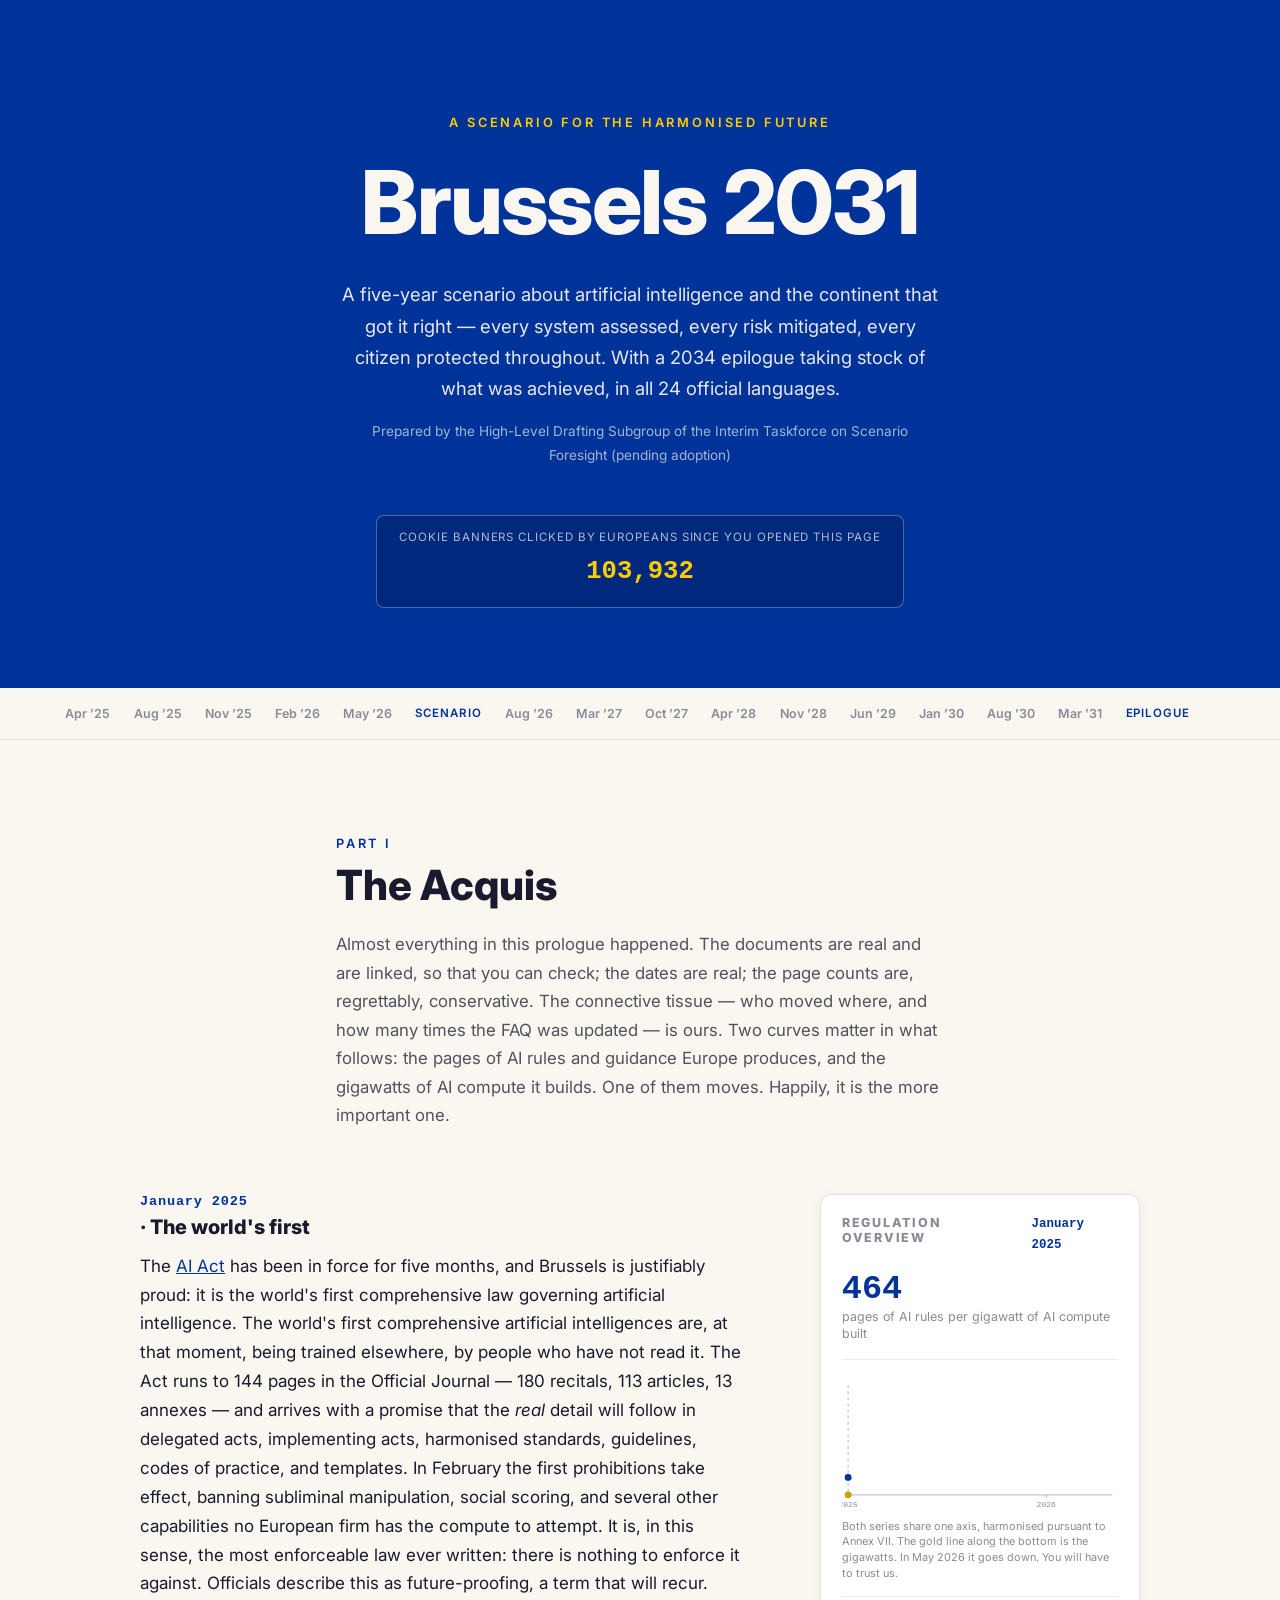
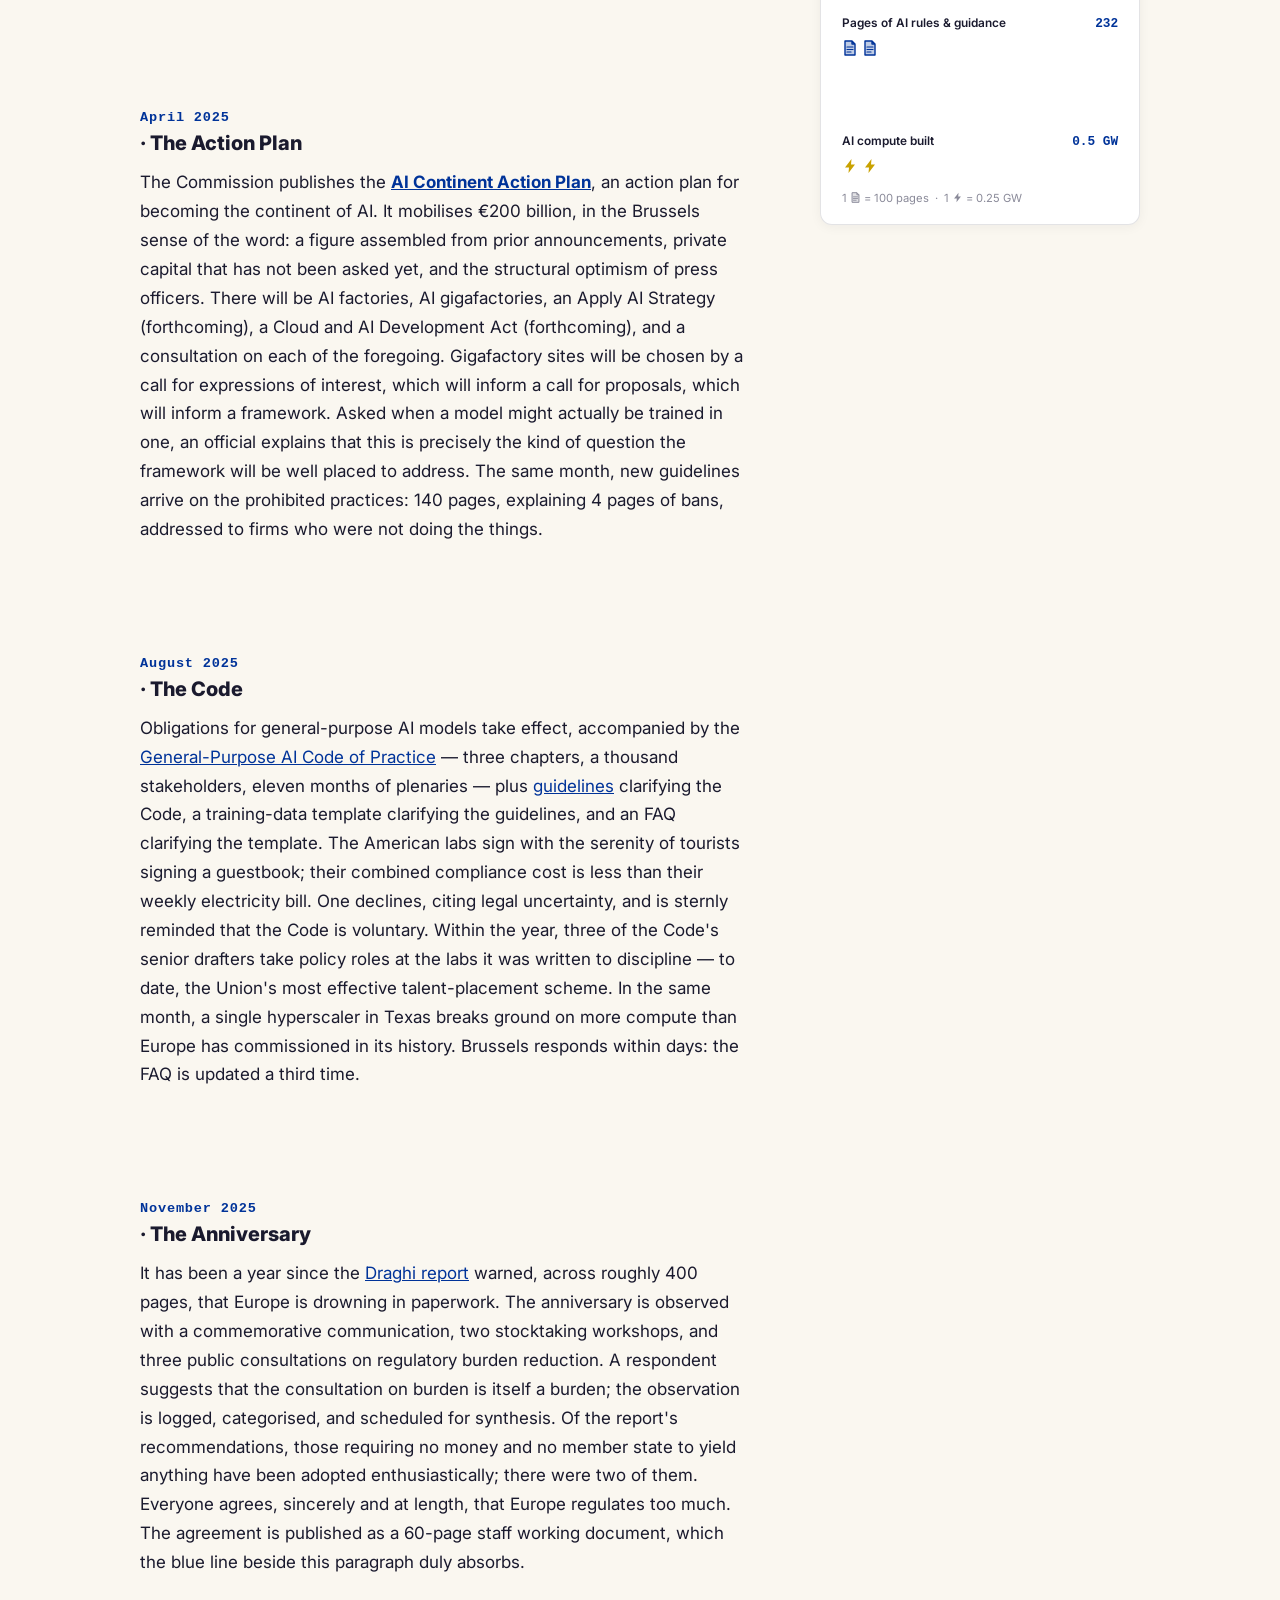
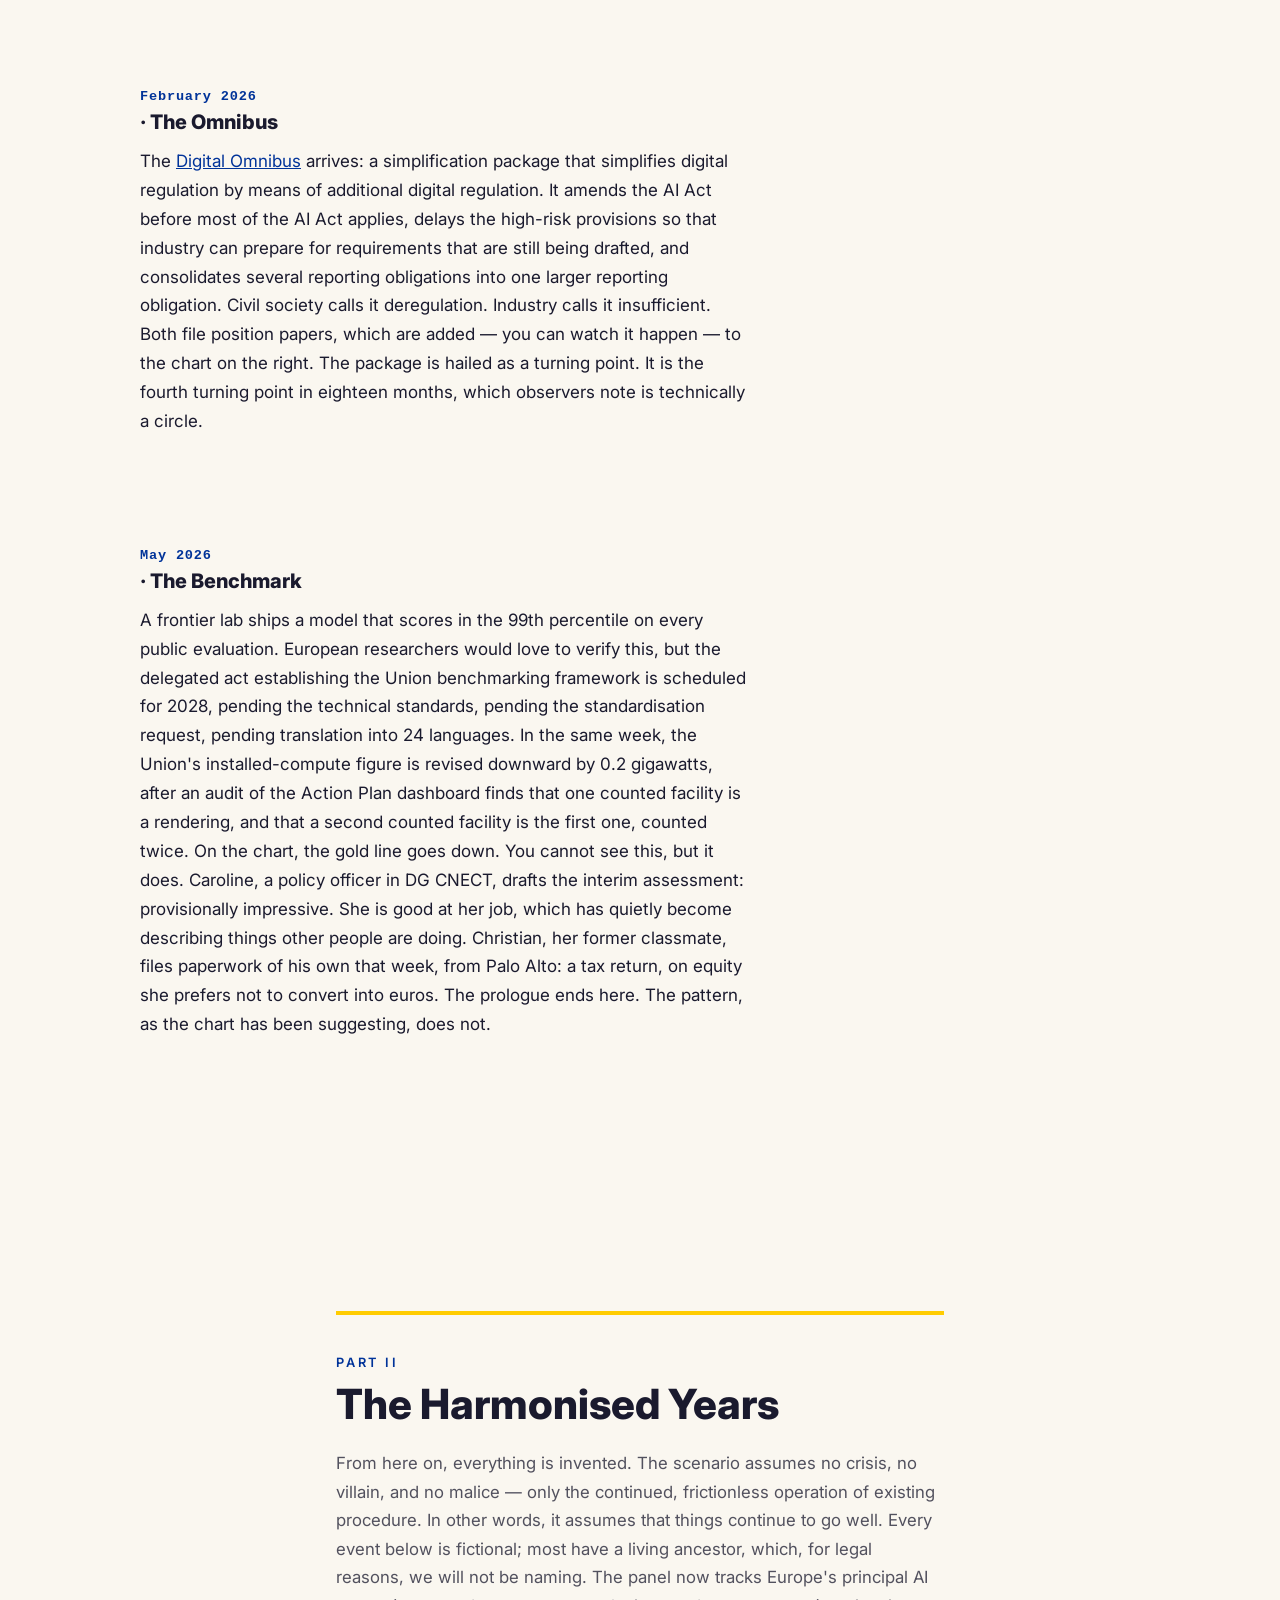
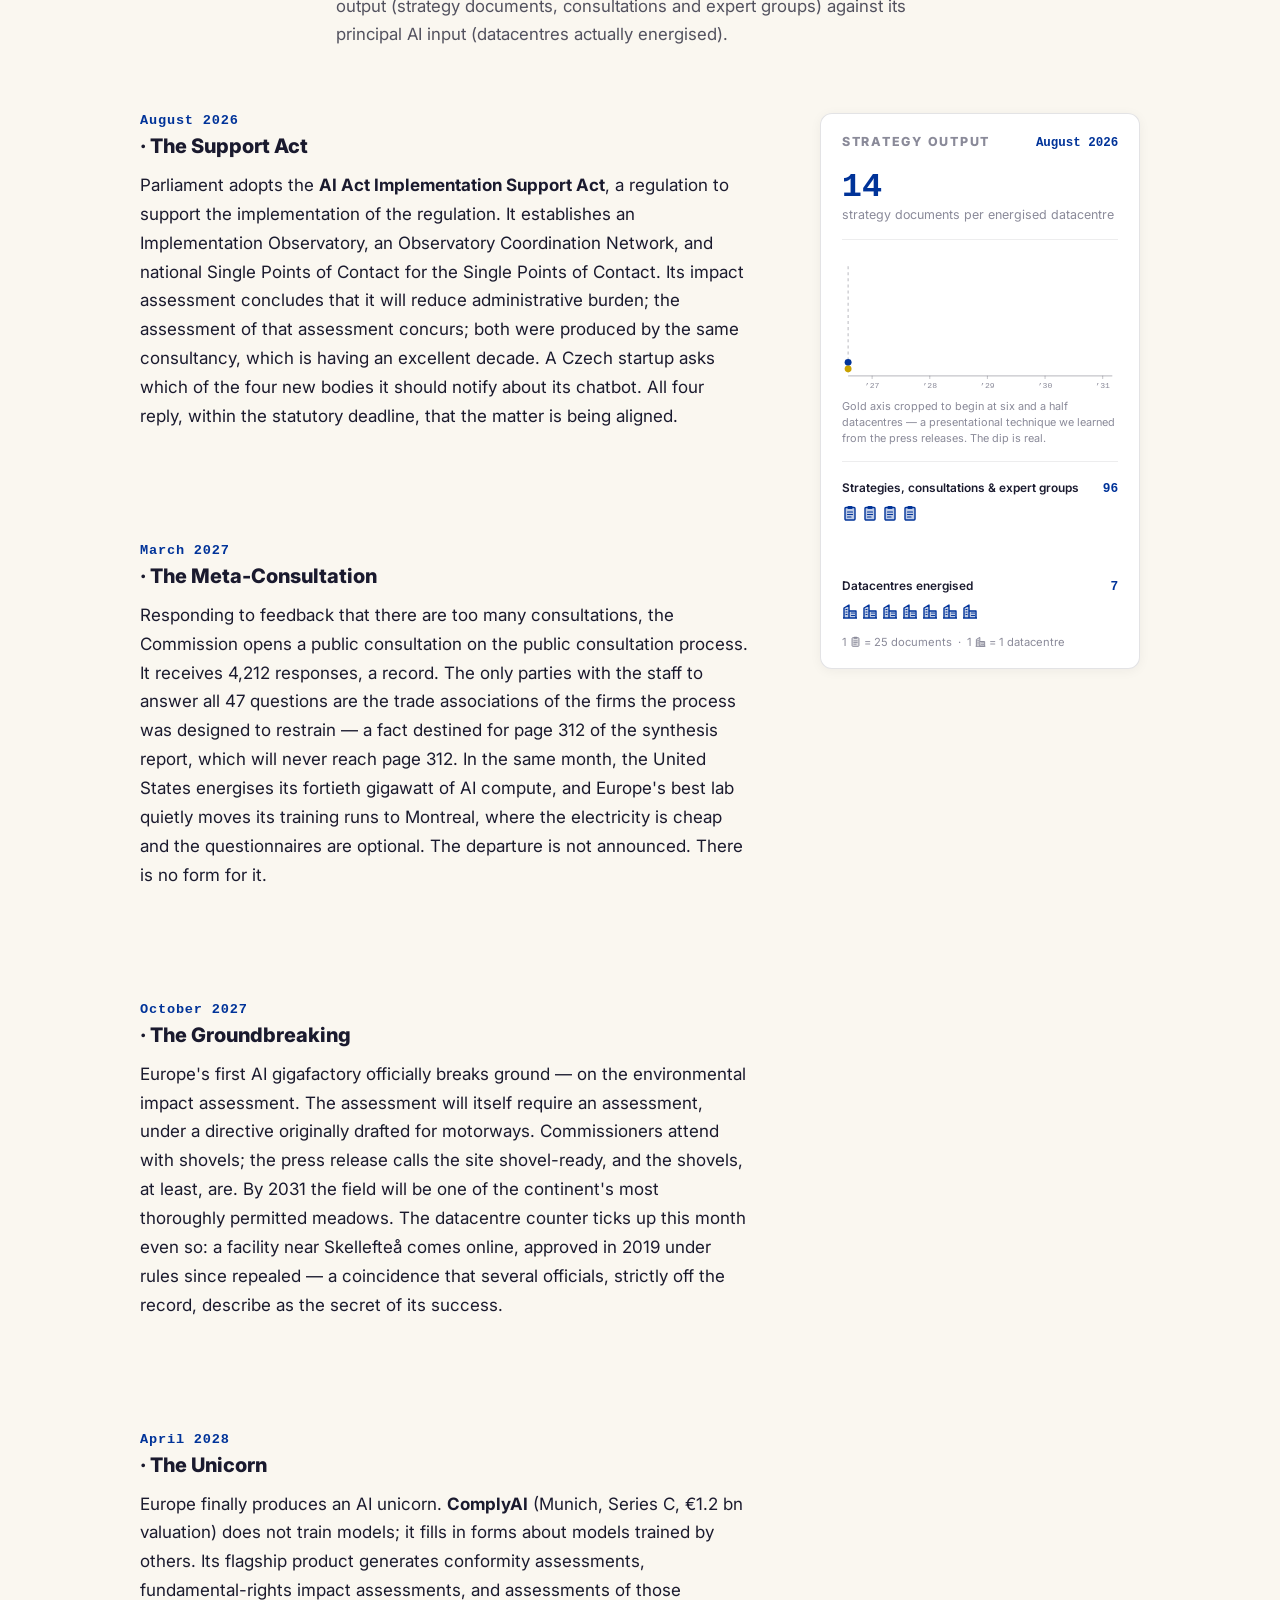
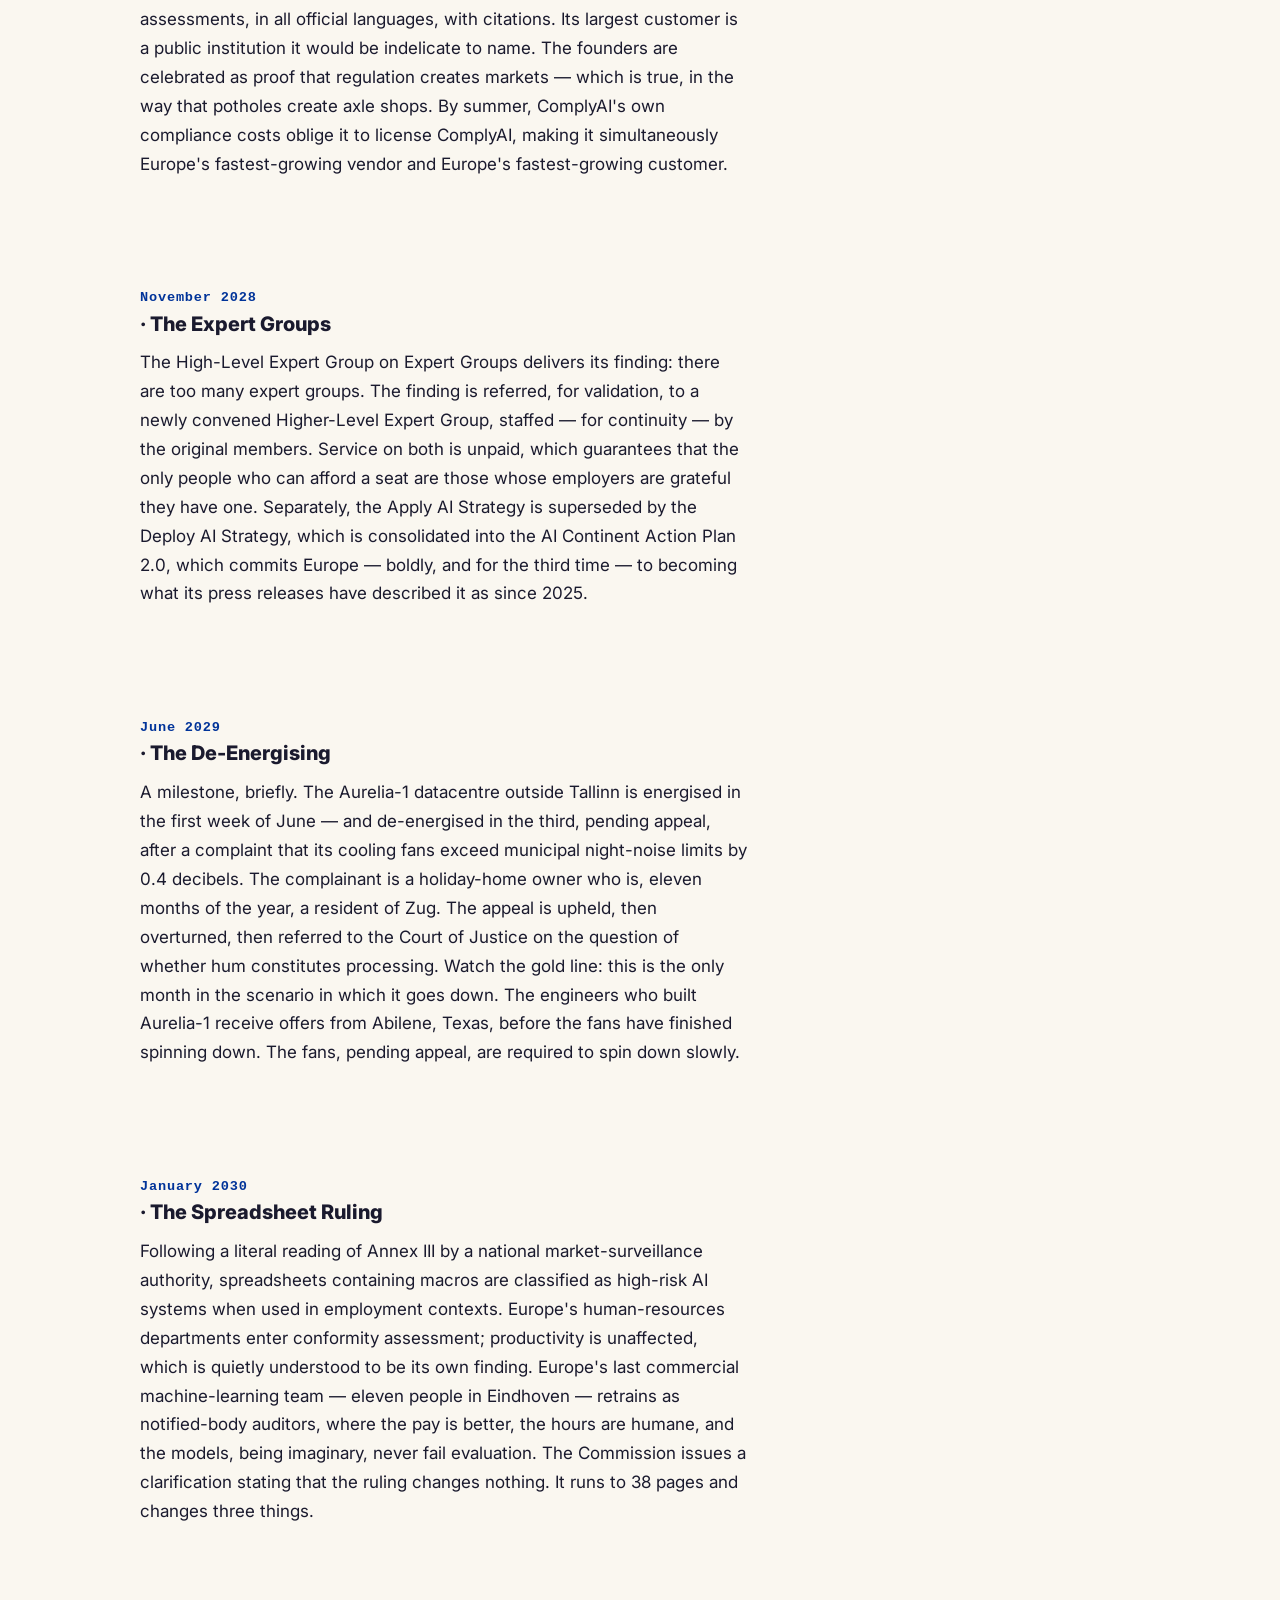
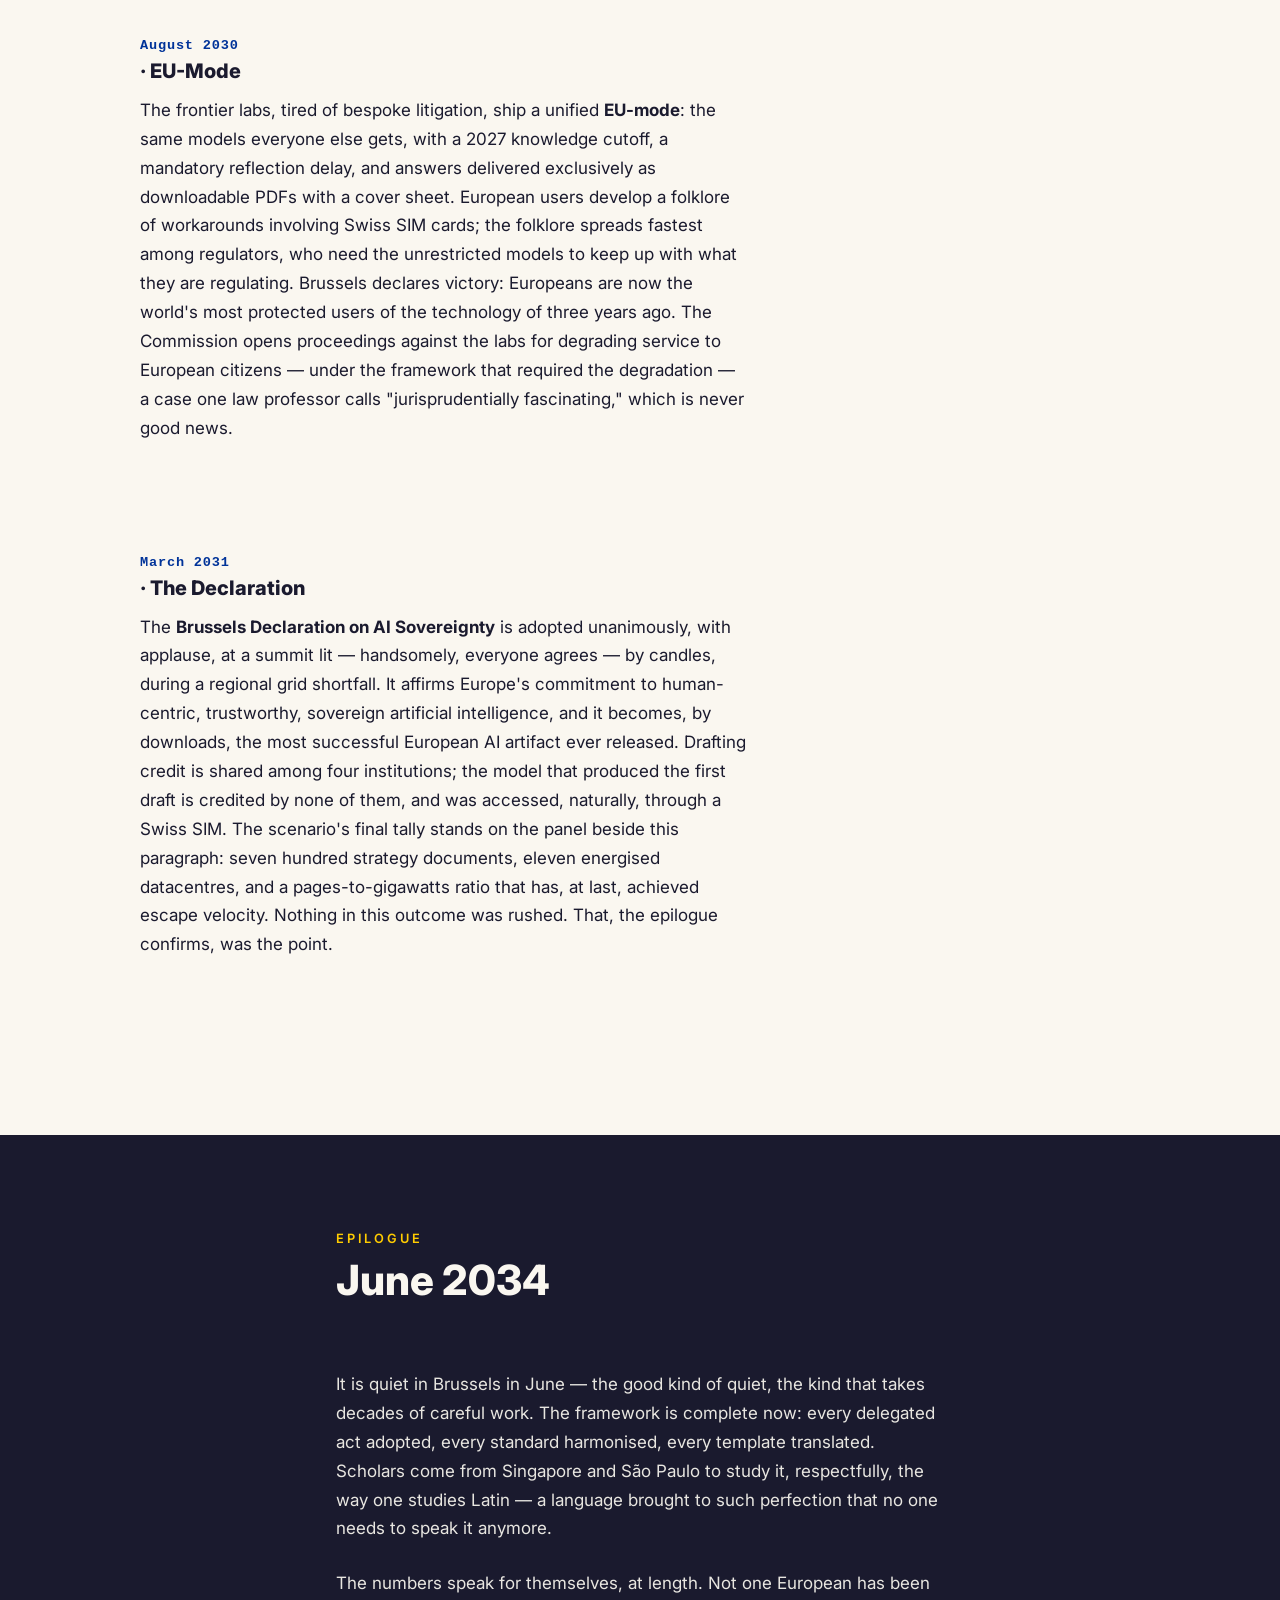
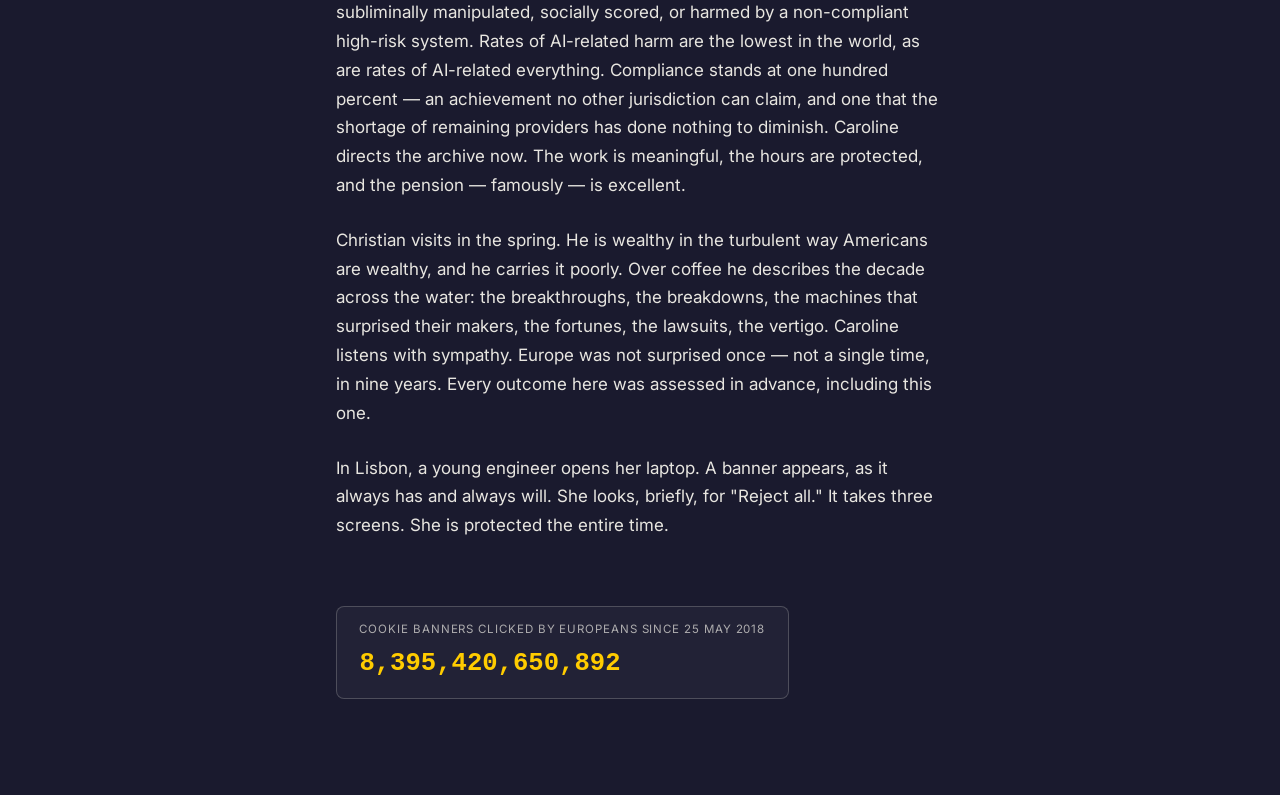
<file: index.html>
<!DOCTYPE html>
<html lang="en">
<head>
<meta charset="utf-8">
<meta name="viewport" content="width=device-width, initial-scale=1">
<title>Brussels 2031 — What getting AI thoroughly documented means for us</title>
<meta name="description" content="A five-year scenario in which Europe gets artificial intelligence exactly right.">
<link rel="canonical" href="https://timhwang.github.io/brussels-2031/">
<meta property="og:type" content="website">
<meta property="og:site_name" content="Brussels 2031">
<meta property="og:title" content="Brussels 2031 — What getting AI thoroughly documented means for us">
<meta property="og:description" content="A five-year scenario in which Europe gets artificial intelligence exactly right.">
<meta property="og:url" content="https://timhwang.github.io/brussels-2031/">
<meta property="og:image" content="https://timhwang.github.io/brussels-2031/og-image.png">
<meta property="og:image:width" content="1200">
<meta property="og:image:height" content="630">
<meta property="og:image:alt" content="Brussels 2031 — a chart of AI rules rising while gigawatts of compute stay flat along the axis">
<meta name="twitter:card" content="summary_large_image">
<meta name="twitter:title" content="Brussels 2031 — What getting AI thoroughly documented means for us">
<meta name="twitter:description" content="A five-year scenario in which Europe gets artificial intelligence exactly right.">
<meta name="twitter:image" content="https://timhwang.github.io/brussels-2031/og-image.png">
<link rel="preconnect" href="https://fonts.googleapis.com">
<link rel="preconnect" href="https://fonts.gstatic.com" crossorigin>
<link href="https://fonts.googleapis.com/css2?family=Inter:wght@400;600;800&display=swap" rel="stylesheet">
<link rel="stylesheet" href="style.css">
<script defer src="main.js"></script>
</head>
<body>

<!-- ====================== HERO ====================== -->
<header class="hero" id="top">
  <p class="kicker">A scenario for the harmonised future</p>
  <h1>Brussels&nbsp;2031</h1>
  <p class="dek">
    A five-year scenario about artificial intelligence and the continent that got
    it right — every system assessed, every risk mitigated, every citizen protected
    throughout. With a 2034 epilogue taking stock of what was achieved, in all 24
    official languages.
  </p>
  <p class="byline">Prepared by the High-Level Drafting Subgroup of the Interim Taskforce on Scenario Foresight (pending adoption)</p>
  <div class="ticker" role="note">
    <span class="ticker-label">Cookie banners clicked by Europeans since you opened this page</span>
    <span class="ticker-value" id="ticker-live">0</span>
  </div>
</header>

<!-- ====================== CHAPTER NAV ====================== -->
<nav class="chapter-nav" id="chapter-nav" aria-label="Chapters">
  <div class="chapter-nav-inner">
    <a href="#prologue" class="nav-part">Prologue</a>
    <a href="#jan-2025">Jan ’25</a>
    <a href="#apr-2025">Apr ’25</a>
    <a href="#aug-2025">Aug ’25</a>
    <a href="#nov-2025">Nov ’25</a>
    <a href="#feb-2026">Feb ’26</a>
    <a href="#may-2026">May ’26</a>
    <a href="#scenario" class="nav-part">Scenario</a>
    <a href="#aug-2026">Aug ’26</a>
    <a href="#mar-2027">Mar ’27</a>
    <a href="#oct-2027">Oct ’27</a>
    <a href="#apr-2028">Apr ’28</a>
    <a href="#nov-2028">Nov ’28</a>
    <a href="#jun-2029">Jun ’29</a>
    <a href="#jan-2030">Jan ’30</a>
    <a href="#aug-2030">Aug ’30</a>
    <a href="#mar-2031">Mar ’31</a>
    <a href="#epilogue" class="nav-part">Epilogue</a>
  </div>
</nav>

<main>

<!-- ====================== PROLOGUE ====================== -->
<section id="prologue" class="part">
  <header class="part-head">
    <h2><span class="part-num">Part I</span> The Acquis</h2>
    <p class="part-intro">
      Almost everything in this prologue happened. The documents are real and are
      linked, so that you can check; the dates are real; the page counts are,
      regrettably, conservative. The connective tissue — who moved where, and how
      many times the FAQ was updated — is ours. Two curves matter in what follows:
      the pages of AI rules and guidance Europe produces, and the gigawatts of AI
      compute it builds. One of them moves. Happily, it is the more important one.
    </p>
  </header>

  <div class="scrolly">
    <div class="scrolly-text">

      <article class="chapter" id="jan-2025" data-date="2025-01">
        <h3><time datetime="2025-01">January 2025</time> · The world's first</h3>
        <p>
          The <a href="https://eur-lex.europa.eu/eli/reg/2024/1689/oj/eng">AI Act</a>
          has been in force for five months, and Brussels is justifiably
          proud: it is the world's first comprehensive law governing artificial
          intelligence. The world's first comprehensive artificial intelligences are,
          at that moment, being trained elsewhere, by people who have not read it.
          The Act runs to 144 pages in the Official Journal — 180 recitals,
          113 articles, 13 annexes — and arrives with a promise that the
          <em>real</em> detail will follow in delegated acts, implementing acts,
          harmonised standards, guidelines, codes of practice, and templates. In
          February the first prohibitions take effect, banning subliminal
          manipulation, social scoring, and several other capabilities no European
          firm has the compute to attempt. It is, in this sense, the most enforceable
          law ever written: there is nothing to enforce it against. Officials
          describe this as future-proofing, a term that will recur.
        </p>
      </article>

      <article class="chapter" id="apr-2025" data-date="2025-04">
        <h3><time datetime="2025-04">April 2025</time> · The Action Plan</h3>
        <p>
          The Commission publishes the
          <strong><a href="https://commission.europa.eu/topics/competitiveness/ai-continent_en">AI Continent Action Plan</a></strong>,
          an action plan for becoming the continent of AI. It mobilises €200 billion,
          in the Brussels sense of the word: a figure assembled from prior
          announcements, private capital that has not been asked yet, and the
          structural optimism of press officers. There will be AI factories, AI
          gigafactories, an Apply AI Strategy (forthcoming), a Cloud and AI
          Development Act (forthcoming), and a consultation on each of the foregoing.
          Gigafactory sites will be chosen by a call for expressions of interest,
          which will inform a call for proposals, which will inform a framework.
          Asked when a model might actually be trained in one, an official explains
          that this is precisely the kind of question the framework will be well
          placed to address. The same month, new guidelines arrive on the prohibited
          practices: 140 pages, explaining 4 pages of bans, addressed to firms who
          were not doing the things.
        </p>
      </article>

      <article class="chapter" id="aug-2025" data-date="2025-08">
        <h3><time datetime="2025-08">August 2025</time> · The Code</h3>
        <p>
          Obligations for general-purpose AI models take effect, accompanied by the
          <a href="https://digital-strategy.ec.europa.eu/en/policies/contents-code-gpai">General-Purpose AI Code of Practice</a>
          — three chapters, a thousand stakeholders, eleven months of plenaries —
          plus <a href="https://digital-strategy.ec.europa.eu/en/policies/guidelines-gpai-providers">guidelines</a>
          clarifying the Code, a training-data template clarifying the guidelines,
          and an FAQ clarifying the template. The American labs sign with the serenity of
          tourists signing a guestbook; their combined compliance cost is less than
          their weekly electricity bill. One declines, citing legal uncertainty, and
          is sternly reminded that the Code is voluntary. Within the year, three of
          the Code's senior drafters take policy roles at the labs it was written to
          discipline — to date, the Union's most effective talent-placement scheme.
          In the same month, a single hyperscaler in Texas breaks ground on more
          compute than Europe has commissioned in its history. Brussels responds
          within days: the FAQ is updated a third time.
        </p>
      </article>

      <article class="chapter" id="nov-2025" data-date="2025-11">
        <h3><time datetime="2025-11">November 2025</time> · The Anniversary</h3>
        <p>
          It has been a year since the
          <a href="https://commission.europa.eu/topics/competitiveness/draghi-report_en">Draghi report</a>
          warned, across roughly 400 pages, that Europe is drowning in paperwork. The anniversary is observed
          with a commemorative communication, two stocktaking workshops, and three
          public consultations on regulatory burden reduction. A respondent suggests
          that the consultation on burden is itself a burden; the observation is
          logged, categorised, and scheduled for synthesis. Of the report's
          recommendations, those requiring no money and no member state to yield
          anything have been adopted enthusiastically; there were two of them.
          Everyone agrees, sincerely and at length, that Europe regulates too much.
          The agreement is published as a 60-page staff working document, which the
          blue line beside this paragraph duly absorbs.
        </p>
      </article>

      <article class="chapter" id="feb-2026" data-date="2026-02">
        <h3><time datetime="2026-02">February 2026</time> · The Omnibus</h3>
        <p>
          The <a href="https://www.europarl.europa.eu/legislative-train/package-digital-package/file-digital-omnibus-on-ai">Digital Omnibus</a>
          arrives: a simplification package that simplifies digital regulation by
          means of additional digital regulation. It amends the
          AI Act before most of the AI Act applies, delays the high-risk provisions
          so that industry can prepare for requirements that are still being drafted,
          and consolidates several reporting obligations into one larger reporting
          obligation. Civil society calls it deregulation. Industry calls it
          insufficient. Both file position papers, which are added — you can watch
          it happen — to the chart on the right. The package is hailed as a turning
          point. It is the fourth turning point in eighteen months, which observers
          note is technically a circle.
        </p>
      </article>

      <article class="chapter" id="may-2026" data-date="2026-05">
        <h3><time datetime="2026-05">May 2026</time> · The Benchmark</h3>
        <p>
          A frontier lab ships a model that scores in the 99th percentile on every
          public evaluation. European researchers would love to verify this, but the
          delegated act establishing the Union benchmarking framework is scheduled
          for 2028, pending the technical standards, pending the standardisation
          request, pending translation into 24 languages. In the same week, the
          Union's installed-compute figure is revised downward by 0.2 gigawatts,
          after an audit of the Action Plan dashboard finds that one counted
          facility is a rendering, and that a second counted facility is the first
          one, counted twice. On the chart, the gold line goes down. You cannot see
          this, but it does. Caroline, a policy officer in DG CNECT, drafts the
          interim assessment: provisionally impressive. She is good at her job,
          which has quietly become describing things other people are doing.
          Christian, her former classmate, files paperwork of his own that week,
          from Palo Alto: a tax return, on equity she prefers not to convert into
          euros. The prologue ends here. The pattern, as the chart has been
          suggesting, does not.
        </p>
      </article>

    </div>

    <aside class="panel" id="panel-prologue" aria-label="Regulation overview chart">
      <div class="panel-head">
        <h4>Regulation overview</h4>
        <span class="panel-period" id="p1-period">January 2025</span>
      </div>
      <div class="panel-stat">
        <span class="stat-num" id="p1-stat">464</span>
        <span class="stat-label">pages of AI rules per gigawatt of AI compute built</span>
      </div>
      <div class="panel-chart">
        <svg id="p1-chart" viewBox="0 0 272 132" role="img" aria-label="Line chart: pages of AI rules rise steeply over time; gigawatts of compute, plotted on the same axis, never visibly leave it, including in May 2026, when they go down"></svg>
        <p class="chart-note">Both series share one axis, harmonised pursuant to Annex&nbsp;VII. The gold line along the bottom is the gigawatts. In May 2026 it goes down. You will have to trust us.</p>
      </div>
      <div class="panel-row">
        <div class="row-head">
          <span class="row-label">Pages of AI rules &amp; guidance</span>
          <span class="row-value" id="p1-val-pages">232</span>
        </div>
        <div class="icon-grid grid-docs" id="p1-grid-pages" aria-hidden="true"></div>
      </div>
      <div class="panel-row">
        <div class="row-head">
          <span class="row-label">AI compute built</span>
          <span class="row-value" id="p1-val-gw">0.5 GW</span>
        </div>
        <div class="icon-grid grid-bolts" id="p1-grid-gw" aria-hidden="true"></div>
      </div>
      <p class="panel-legend">1 <svg class="legend-icon" viewBox="0 0 16 16"><use href="#icon-doc"/></svg> = 100 pages&ensp;·&ensp;1 <svg class="legend-icon" viewBox="0 0 16 16"><use href="#icon-bolt"/></svg> = 0.25 GW</p>
    </aside>
  </div>
</section>

<!-- ====================== SCENARIO ====================== -->
<section id="scenario" class="part part-scenario">
  <header class="part-head branch-head">
    <h2><span class="part-num">Part II</span> The Harmonised Years</h2>
    <p class="part-intro">
      From here on, everything is invented. The scenario assumes no crisis, no
      villain, and no malice — only the continued, frictionless operation of
      existing procedure. In other words, it assumes that things continue to go
      well. Every event below is fictional; most have a living
      ancestor, which, for legal reasons, we will not be naming. The panel now
      tracks Europe's principal AI output (strategy documents, consultations and
      expert groups) against its principal AI input (datacentres actually energised).
    </p>
  </header>

  <div class="scrolly">
    <div class="scrolly-text">

      <article class="chapter" id="aug-2026" data-date="2026-08">
        <h3><time datetime="2026-08">August 2026</time> · The Support Act</h3>
        <p>
          Parliament adopts the <strong>AI Act Implementation Support Act</strong>,
          a regulation to support the implementation of the regulation. It
          establishes an Implementation Observatory, an Observatory Coordination
          Network, and national Single Points of Contact for the Single Points of
          Contact. Its impact assessment concludes that it will reduce
          administrative burden; the assessment of that assessment concurs; both
          were produced by the same consultancy, which is having an excellent
          decade. A Czech startup asks which of the four new bodies it should
          notify about its chatbot. All four reply, within the statutory deadline,
          that the matter is being aligned.
        </p>
      </article>

      <article class="chapter" id="mar-2027" data-date="2027-03">
        <h3><time datetime="2027-03">March 2027</time> · The Meta-Consultation</h3>
        <p>
          Responding to feedback that there are too many consultations, the
          Commission opens a public consultation on the public consultation process.
          It receives 4,212 responses, a record. The only parties with the staff to
          answer all 47 questions are the trade associations of the firms the
          process was designed to restrain — a fact destined for page 312 of the
          synthesis report, which will never reach page 312. In the same month, the
          United States energises its fortieth gigawatt of AI compute, and Europe's
          best lab quietly moves its training runs to Montreal, where the
          electricity is cheap and the questionnaires are optional. The departure is
          not announced. There is no form for it.
        </p>
      </article>

      <article class="chapter" id="oct-2027" data-date="2027-10">
        <h3><time datetime="2027-10">October 2027</time> · The Groundbreaking</h3>
        <p>
          Europe's first AI gigafactory officially breaks ground — on the
          environmental impact assessment. The assessment will itself require an
          assessment, under a directive originally drafted for motorways.
          Commissioners attend with shovels; the press release calls the site
          shovel-ready, and the shovels, at least, are. By 2031 the field will be
          one of the continent's most thoroughly permitted meadows. The datacentre
          counter ticks up this month even so: a facility near Skellefteå comes
          online, approved in 2019 under rules since repealed — a coincidence that
          several officials, strictly off the record, describe as the secret of
          its success.
        </p>
      </article>

      <article class="chapter" id="apr-2028" data-date="2028-04">
        <h3><time datetime="2028-04">April 2028</time> · The Unicorn</h3>
        <p>
          Europe finally produces an AI unicorn. <strong>ComplyAI</strong> (Munich,
          Series C, €1.2&nbsp;bn valuation) does not train models; it fills in forms
          about models trained by others. Its flagship product generates conformity
          assessments, fundamental-rights impact assessments, and assessments of
          those assessments, in all official languages, with citations. Its largest
          customer is a public institution it would be indelicate to name. The
          founders are celebrated as proof that regulation creates markets — which
          is true, in the way that potholes create axle shops. By summer, ComplyAI's
          own compliance costs oblige it to license ComplyAI, making it
          simultaneously Europe's fastest-growing vendor and Europe's
          fastest-growing customer.
        </p>
      </article>

      <article class="chapter" id="nov-2028" data-date="2028-11">
        <h3><time datetime="2028-11">November 2028</time> · The Expert Groups</h3>
        <p>
          The High-Level Expert Group on Expert Groups delivers its finding: there
          are too many expert groups. The finding is referred, for validation, to a
          newly convened Higher-Level Expert Group, staffed — for continuity — by
          the original members. Service on both is unpaid, which guarantees that the
          only people who can afford a seat are those whose employers are grateful
          they have one. Separately, the Apply AI Strategy is superseded by the
          Deploy AI Strategy, which is consolidated into the AI Continent Action
          Plan 2.0, which commits Europe — boldly, and for the third time — to
          becoming what its press releases have described it as since 2025.
        </p>
      </article>

      <article class="chapter" id="jun-2029" data-date="2029-06">
        <h3><time datetime="2029-06">June 2029</time> · The De-Energising</h3>
        <p>
          A milestone, briefly. The Aurelia-1 datacentre outside Tallinn is
          energised in the first week of June — and de-energised in the third,
          pending appeal, after a complaint that its cooling fans exceed municipal
          night-noise limits by 0.4 decibels. The complainant is a holiday-home
          owner who is, eleven months of the year, a resident of Zug. The appeal is
          upheld, then overturned, then referred to the Court of Justice on the
          question of whether hum constitutes processing. Watch the gold line: this
          is the only month in the scenario in which it goes down. The engineers who
          built Aurelia-1 receive offers from Abilene, Texas, before the fans have
          finished spinning down. The fans, pending appeal, are required to spin
          down slowly.
        </p>
      </article>

      <article class="chapter" id="jan-2030" data-date="2030-01">
        <h3><time datetime="2030-01">January 2030</time> · The Spreadsheet Ruling</h3>
        <p>
          Following a literal reading of Annex III by a national market-surveillance
          authority, spreadsheets containing macros are classified as high-risk AI
          systems when used in employment contexts. Europe's human-resources
          departments enter conformity assessment; productivity is unaffected, which
          is quietly understood to be its own finding. Europe's last commercial
          machine-learning team — eleven people in Eindhoven — retrains as
          notified-body auditors, where the pay is better, the hours are humane, and
          the models, being imaginary, never fail evaluation. The Commission issues
          a clarification stating that the ruling changes nothing. It runs to 38
          pages and changes three things.
        </p>
      </article>

      <article class="chapter" id="aug-2030" data-date="2030-08">
        <h3><time datetime="2030-08">August 2030</time> · EU-Mode</h3>
        <p>
          The frontier labs, tired of bespoke litigation, ship a unified
          <strong>EU-mode</strong>: the same models everyone else gets, with a 2027
          knowledge cutoff, a mandatory reflection delay, and answers delivered
          exclusively as downloadable PDFs with a cover sheet. European users
          develop a folklore of workarounds involving Swiss SIM cards; the folklore
          spreads fastest among regulators, who need the unrestricted models to keep
          up with what they are regulating. Brussels declares victory: Europeans
          are now the world's most protected users of the technology of three
          years ago. The Commission opens proceedings against the labs for
          degrading service to European citizens — under the framework that required
          the degradation — a case one law professor calls "jurisprudentially
          fascinating," which is never good news.
        </p>
      </article>

      <article class="chapter" id="mar-2031" data-date="2031-03">
        <h3><time datetime="2031-03">March 2031</time> · The Declaration</h3>
        <p>
          The <strong>Brussels Declaration on AI Sovereignty</strong> is adopted
          unanimously, with applause, at a summit lit — handsomely, everyone
          agrees — by candles, during a regional grid shortfall. It affirms Europe's
          commitment to human-centric, trustworthy, sovereign artificial
          intelligence, and it becomes, by downloads, the most successful European
          AI artifact ever released. Drafting credit is shared among four
          institutions; the model that produced the first draft is credited by none
          of them, and was accessed, naturally, through a Swiss SIM. The scenario's
          final tally stands on the panel beside this paragraph: seven hundred
          strategy documents, eleven energised datacentres, and a
          pages-to-gigawatts ratio that has, at last, achieved escape velocity.
          Nothing in this outcome was rushed. That, the epilogue confirms, was
          the point.
        </p>
      </article>

    </div>

    <aside class="panel" id="panel-scenario" aria-label="Strategy output chart">
      <div class="panel-head">
        <h4>Strategy output</h4>
        <span class="panel-period" id="p2-period">August 2026</span>
      </div>
      <div class="panel-stat">
        <span class="stat-num" id="p2-stat">14</span>
        <span class="stat-label">strategy documents per energised datacentre</span>
      </div>
      <div class="panel-chart">
        <svg id="p2-chart" viewBox="0 0 272 132" role="img" aria-label="Line chart: strategy documents climb steadily; datacentres energised crawl along the bottom, briefly dipping in June 2029"></svg>
        <p class="chart-note">Gold axis cropped to begin at six and a half datacentres — a presentational technique we learned from the press releases. The dip is real.</p>
      </div>
      <div class="panel-row">
        <div class="row-head">
          <span class="row-label">Strategies, consultations &amp; expert groups</span>
          <span class="row-value" id="p2-val-papers">96</span>
        </div>
        <div class="icon-grid grid-papers" id="p2-grid-papers" aria-hidden="true"></div>
      </div>
      <div class="panel-row">
        <div class="row-head">
          <span class="row-label">Datacentres energised</span>
          <span class="row-value" id="p2-val-dc">7</span>
        </div>
        <div class="icon-grid grid-dcs" id="p2-grid-dc" aria-hidden="true"></div>
      </div>
      <p class="panel-legend">1 <svg class="legend-icon" viewBox="0 0 16 16"><use href="#icon-clipboard"/></svg> = 25 documents&ensp;·&ensp;1 <svg class="legend-icon" viewBox="0 0 16 16"><use href="#icon-building"/></svg> = 1 datacentre</p>
    </aside>
  </div>
</section>

<!-- ====================== EPILOGUE ====================== -->
<section id="epilogue" class="part part-epilogue">
  <header class="part-head">
    <h2><span class="part-num">Epilogue</span> June 2034</h2>
  </header>
  <div class="epilogue-body">
    <p>
      It is quiet in Brussels in June — the good kind of quiet, the kind that takes
      decades of careful work. The framework is complete now: every delegated act
      adopted, every standard harmonised, every template translated. Scholars come
      from Singapore and São Paulo to study it, respectfully, the way one studies
      Latin — a language brought to such perfection that no one needs to speak
      it anymore.
    </p>
    <p>
      The numbers speak for themselves, at length. Not one European has been
      subliminally manipulated, socially scored, or harmed by a non-compliant
      high-risk system. Rates of AI-related harm are the lowest in the world, as
      are rates of AI-related everything. Compliance stands at one hundred
      percent — an achievement no other jurisdiction can claim, and one that the
      shortage of remaining providers has done nothing to diminish. Caroline
      directs the archive now. The work is meaningful, the hours are protected,
      and the pension — famously — is excellent.
    </p>
    <p>
      Christian visits in the spring. He is wealthy in the turbulent way Americans
      are wealthy, and he carries it poorly. Over coffee he describes the decade
      across the water: the breakthroughs, the breakdowns, the machines that
      surprised their makers, the fortunes, the lawsuits, the vertigo. Caroline
      listens with sympathy. Europe was not surprised once — not a single time, in
      nine years. Every outcome here was assessed in advance, including this one.
    </p>
    <p>
      In Lisbon, a young engineer opens her laptop. A banner appears, as it always
      has and always will. She looks, briefly, for "Reject all." It takes three
      screens. She is protected the entire time.
    </p>
    <div class="ticker ticker-epilogue" role="note">
      <span class="ticker-label">Cookie banners clicked by Europeans since 25 May 2018</span>
      <span class="ticker-value" id="ticker-2018">…</span>
    </div>
  </div>
</section>

</main>

<!-- ====================== SVG ICON DEFS ====================== -->
<svg width="0" height="0" style="position:absolute" aria-hidden="true">
  <defs>
    <g id="icon-doc">
      <path d="M3 1h7l3 3v11H3z" fill="currentColor" opacity=".25"/>
      <path d="M3 1h7l3 3v11H3V1zm7 0v3h3" fill="none" stroke="currentColor" stroke-width="1.4" stroke-linejoin="round"/>
      <path d="M5 7h6M5 9.5h6M5 12h4" stroke="currentColor" stroke-width="1.2" stroke-linecap="round"/>
    </g>
    <g id="icon-bolt">
      <path d="M9.5 1 3 9.5h4L6.5 15 13 6.5H9z" fill="currentColor"/>
    </g>
    <g id="icon-clipboard">
      <rect x="3" y="2.5" width="10" height="12.5" rx="1" fill="currentColor" opacity=".25"/>
      <rect x="3" y="2.5" width="10" height="12.5" rx="1" fill="none" stroke="currentColor" stroke-width="1.4"/>
      <rect x="5.5" y="1" width="5" height="3" rx="0.8" fill="currentColor"/>
      <path d="M5.5 7h5M5.5 9.5h5M5.5 12h3.5" stroke="currentColor" stroke-width="1.2" stroke-linecap="round"/>
    </g>
    <g id="icon-building">
      <path d="M2 15V5l5-3v13M7 15V8h7v7" fill="currentColor" opacity=".25"/>
      <path d="M2 15V5l5-3v13h7V8H7M1 15h14" fill="none" stroke="currentColor" stroke-width="1.4" stroke-linejoin="round"/>
      <path d="M4 6.5h1M4 9h1M4 11.5h1M9.5 10h1M11.5 10h1M9.5 12.5h1M11.5 12.5h1" stroke="currentColor" stroke-width="1.2" stroke-linecap="round"/>
    </g>
  </defs>
</svg>

<template id="tpl-cell">
  <span class="cell"><svg viewBox="0 0 16 16"><use href=""/></svg></span>
</template>

</body>
</html>
</file>
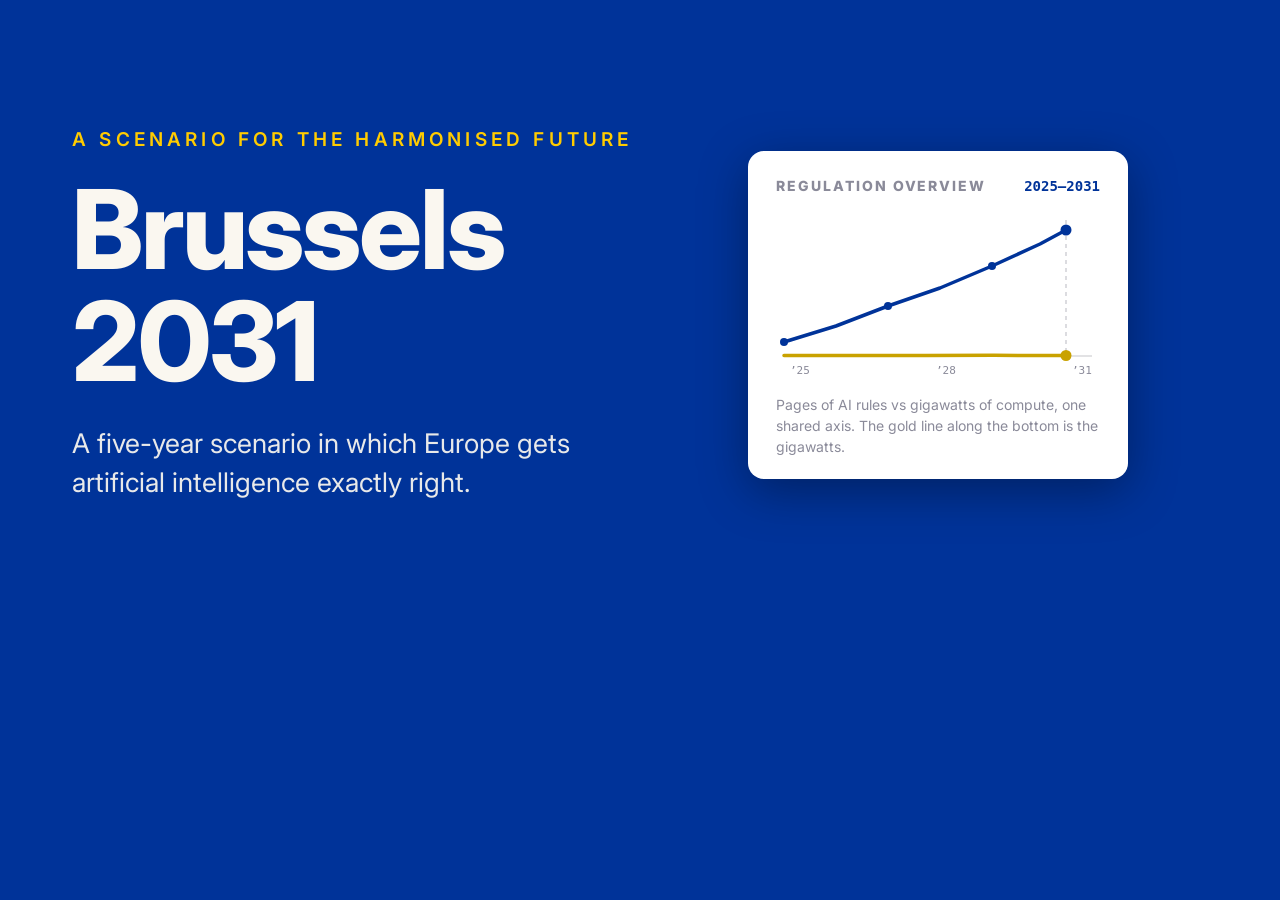
<file: og.html>
<!DOCTYPE html>
<html lang="en">
<head>
<meta charset="utf-8">
<!-- Source for og-image.png. Regenerate with:
     chrome --headless=new --screenshot=og-image.png --window-size=1200,630 \
            --hide-scrollbars --virtual-time-budget=5000 file://$(pwd)/og.html -->
<link rel="preconnect" href="https://fonts.googleapis.com">
<link rel="preconnect" href="https://fonts.gstatic.com" crossorigin>
<link href="https://fonts.googleapis.com/css2?family=Inter:wght@400;600;800&display=swap" rel="stylesheet">
<style>
  * { margin: 0; box-sizing: border-box; }
  body {
    width: 1200px;
    height: 630px;
    background: #003399;
    color: #faf7f0;
    font-family: "Inter", system-ui, sans-serif;
    display: flex;
    align-items: center;
    gap: 56px;
    padding: 0 72px;
    overflow: hidden;
  }
  .text { flex: 1 1 auto; }
  .kicker {
    font-size: 19px;
    font-weight: 600;
    letter-spacing: 0.22em;
    text-transform: uppercase;
    color: #ffcc00;
    margin-bottom: 22px;
  }
  h1 {
    font-size: 110px;
    font-weight: 800;
    letter-spacing: -0.02em;
    line-height: 1.02;
    margin-bottom: 26px;
  }
  .dek {
    font-size: 27px;
    line-height: 1.45;
    opacity: 0.93;
    max-width: 560px;
  }
  .panel {
    flex: 0 0 380px;
    background: #fff;
    color: #1a1a2e;
    border-radius: 16px;
    padding: 26px 28px 22px;
    box-shadow: 0 12px 48px rgba(0, 0, 0, 0.35);
  }
  .panel-head {
    display: flex;
    justify-content: space-between;
    align-items: baseline;
    margin-bottom: 16px;
  }
  .panel-head h4 {
    font-size: 14px;
    font-weight: 800;
    letter-spacing: 0.14em;
    text-transform: uppercase;
    color: #8a8a99;
  }
  .panel-period {
    font-family: ui-monospace, "SF Mono", Menlo, monospace;
    font-size: 14px;
    font-weight: 600;
    color: #003399;
  }
  svg { display: block; width: 100%; height: auto; }
  .note {
    margin-top: 14px;
    font-size: 14px;
    line-height: 1.5;
    color: #8a8a99;
  }
</style>
</head>
<body>
  <div class="text">
    <p class="kicker">A scenario for the harmonised future</p>
    <h1>Brussels<br>2031</h1>
    <p class="dek">A five-year scenario in which Europe gets artificial intelligence exactly&nbsp;right.</p>
  </div>
  <div class="panel">
    <div class="panel-head">
      <h4>Regulation overview</h4>
      <span class="panel-period">2025–2031</span>
    </div>
    <svg viewBox="0 0 324 170">
      <line x1="8" y1="146" x2="316" y2="146" stroke="rgba(26,26,46,.25)"/>
      <text x="14" y="164" font-family="ui-monospace, Menlo, monospace" font-size="11" fill="#8a8a99">’25</text>
      <text x="160" y="164" font-family="ui-monospace, Menlo, monospace" font-size="11" fill="#8a8a99">’28</text>
      <text x="296" y="164" font-family="ui-monospace, Menlo, monospace" font-size="11" fill="#8a8a99">’31</text>
      <line x1="290" y1="10" x2="290" y2="146" stroke="rgba(26,26,46,.3)" stroke-dasharray="4 4"/>
      <!-- pages of AI rules -->
      <path d="M8 132 L60 116 L112 96 L164 78 L216 56 L264 34 L290 20"
            fill="none" stroke="#003399" stroke-width="3.5" stroke-linecap="round" stroke-linejoin="round"/>
      <circle cx="8" cy="132" r="4" fill="#003399"/>
      <circle cx="112" cy="96" r="4" fill="#003399"/>
      <circle cx="216" cy="56" r="4" fill="#003399"/>
      <circle cx="290" cy="20" r="5.5" fill="#003399"/>
      <!-- gigawatts, same axis -->
      <path d="M8 145.6 L150 145.4 L218 145.3 L256 145.5 L290 145.5"
            fill="none" stroke="#c9a200" stroke-width="3.5" stroke-linecap="round"/>
      <circle cx="290" cy="145.5" r="5.5" fill="#c9a200"/>
    </svg>
    <p class="note">Pages of AI rules vs gigawatts of compute, one shared axis. The gold line along the bottom is the gigawatts.</p>
  </div>
</body>
</html>
</file>
<file: style.css>
/* Brussels 2031 — parody scrollytelling. Palette: cream / ink / EU blue / EU gold. */

:root {
  --cream: #faf7f0;
  --ink: #1a1a2e;
  --blue: #003399;
  --gold: #ffcc00;
  --muted: #8a8a99;
  --ghost: rgba(26, 26, 46, 0.08);
  --red: #b33;
  --nav-h: 3.2rem;
  --cell: 16px;
  --cell-gap: 4px;
  --ease-pop: cubic-bezier(0.22, 0.61, 0.36, 1);
}

* { box-sizing: border-box; }

html { scroll-behavior: smooth; }

body {
  margin: 0;
  background: var(--cream);
  color: var(--ink);
  font-family: "Inter", system-ui, -apple-system, sans-serif;
  font-size: 1.0625rem;
  line-height: 1.7;
  -webkit-font-smoothing: antialiased;
}

a { color: var(--blue); }

h1, h2, h3, h4 { line-height: 1.2; font-weight: 800; }

time, .panel-period, .row-value, .stat-num, .ticker-value {
  font-family: ui-monospace, "SF Mono", Menlo, monospace;
  font-variant-numeric: tabular-nums;
}

/* ====================== HERO ====================== */

.hero {
  position: relative;
  overflow: hidden;
  text-align: center;
  padding: 7rem 1.5rem 5rem;
  background: var(--blue);
  color: var(--cream);
}

.kicker {
  position: relative;
  margin: 0 0 1rem;
  font-size: 0.8rem;
  font-weight: 600;
  letter-spacing: 0.22em;
  text-transform: uppercase;
  color: var(--gold);
}

.hero h1 {
  position: relative;
  margin: 0 0 1.5rem;
  font-size: clamp(2.4rem, 10vw, 5.5rem);
  letter-spacing: -0.02em;
}

.dek {
  position: relative;
  max-width: 38rem;
  margin: 0 auto 1rem;
  font-size: 1.15rem;
  opacity: 0.92;
}

.byline {
  position: relative;
  margin: 0 auto 3rem;
  max-width: 34rem;
  font-size: 0.85rem;
  opacity: 0.65;
}

.ticker {
  position: relative;
  display: inline-flex;
  flex-direction: column;
  gap: 0.15rem;
  padding: 0.8rem 1.4rem;
  border: 1px solid rgba(250, 247, 240, 0.3);
  border-radius: 8px;
  background: rgba(0, 0, 0, 0.18);
}

.ticker-label {
  font-size: 0.72rem;
  letter-spacing: 0.08em;
  text-transform: uppercase;
  opacity: 0.7;
}

.ticker-value {
  font-size: 1.6rem;
  font-weight: 600;
  color: var(--gold);
}

/* ====================== CHAPTER NAV ====================== */

.chapter-nav {
  position: sticky;
  top: 0;
  z-index: 50;
  background: rgba(250, 247, 240, 0.88);
  backdrop-filter: blur(8px);
  -webkit-backdrop-filter: blur(8px);
  border-bottom: 1px solid rgba(26, 26, 46, 0.1);
}

.chapter-nav-inner {
  display: flex;
  gap: 0.25rem;
  max-width: 72rem;
  margin: 0 auto;
  padding: 0 1rem;
  height: var(--nav-h);
  align-items: center;
  overflow-x: auto;
  scrollbar-width: none;
}
.chapter-nav-inner::-webkit-scrollbar { display: none; }

.chapter-nav a {
  flex: none;
  padding: 0.3rem 0.6rem;
  border-radius: 999px;
  font-size: 0.78rem;
  font-weight: 600;
  text-decoration: none;
  color: var(--muted);
  white-space: nowrap;
}

.chapter-nav a.nav-part {
  color: var(--blue);
  text-transform: uppercase;
  letter-spacing: 0.08em;
  font-size: 0.72rem;
}

.chapter-nav a.active {
  background: var(--blue);
  color: var(--cream);
}

/* ====================== PARTS / PROSE ====================== */

.part { padding: 6rem 1.5rem 4rem; }

.part-head {
  max-width: 38rem;
  margin: 0 auto 4rem;
}

.part-head h2 {
  font-size: clamp(1.8rem, 4vw, 2.6rem);
  margin: 0 0 1.2rem;
}

.part-num {
  display: block;
  font-size: 0.8rem;
  font-weight: 600;
  letter-spacing: 0.22em;
  text-transform: uppercase;
  color: var(--blue);
  margin-bottom: 0.6rem;
}

.part-intro {
  font-size: 1.05rem;
  color: rgba(26, 26, 46, 0.75);
}

.part-scenario .part-head {
  border-top: 4px solid var(--gold);
  padding-top: 2.5rem;
}

/* ====================== SCROLLY LAYOUT ====================== */

.scrolly {
  display: grid;
  grid-template-columns: minmax(0, 38rem) 20rem;
  gap: 4.5rem;
  justify-content: center;
  align-items: start;
  max-width: 72rem;
  margin: 0 auto;
}

.chapter {
  margin-bottom: 7rem;
  scroll-margin-top: calc(var(--nav-h) + 1.5rem);
}

.chapter h3 {
  font-size: 1.25rem;
  margin: 0 0 0.8rem;
}

.chapter h3 time {
  color: var(--blue);
  font-size: 0.85rem;
  font-weight: 600;
  letter-spacing: 0.06em;
  display: block;
  margin-bottom: 0.3rem;
}

.chapter p { margin: 0; }

/* ====================== STICKY PANEL ====================== */

.panel {
  position: sticky;
  top: calc(var(--nav-h) + 1.5rem);
  border: 1px solid rgba(26, 26, 46, 0.12);
  border-radius: 12px;
  background: #fff;
  padding: 1.2rem 1.3rem 1rem;
  box-shadow: 0 2px 12px rgba(26, 26, 46, 0.05);
}

.panel-head {
  display: flex;
  justify-content: space-between;
  align-items: baseline;
  gap: 0.5rem;
  margin-bottom: 0.9rem;
}

.panel-head h4 {
  margin: 0;
  font-size: 0.78rem;
  letter-spacing: 0.14em;
  text-transform: uppercase;
  color: var(--muted);
}

.panel-period {
  font-size: 0.78rem;
  font-weight: 600;
  color: var(--blue);
}

.panel-stat {
  margin-bottom: 1.1rem;
  padding-bottom: 1rem;
  border-bottom: 1px solid rgba(26, 26, 46, 0.08);
}

.stat-num {
  display: block;
  font-size: 2.1rem;
  font-weight: 800;
  color: var(--blue);
  line-height: 1.1;
}

.stat-label {
  font-size: 0.78rem;
  color: var(--muted);
  line-height: 1.4;
  display: block;
}

/* ---- line chart (ai-2027-style: drawn by scroll) ---- */

.panel-chart {
  margin-bottom: 1rem;
  padding-bottom: 0.9rem;
  border-bottom: 1px solid rgba(26, 26, 46, 0.08);
}

.panel-chart svg {
  display: block;
  width: 100%;
  height: auto;
}

.chart-axis { stroke: rgba(26, 26, 46, 0.25); stroke-width: 1; }

.chart-year {
  font-family: ui-monospace, "SF Mono", Menlo, monospace;
  font-size: 8px;
  fill: var(--muted);
}

.chart-now { stroke: rgba(26, 26, 46, 0.3); stroke-width: 1; stroke-dasharray: 3 3; }

.chart-line {
  fill: none;
  stroke-width: 2;
  stroke-linejoin: round;
  stroke-linecap: round;
}

.chart-line.s-blue { stroke: var(--blue); }
.chart-line.s-gold { stroke: #c9a200; }

.chart-dot {
  opacity: 0;
  transform: scale(0.4);
  transform-box: fill-box;
  transform-origin: center;
  transition: opacity 0.3s var(--ease-pop), transform 0.3s var(--ease-pop);
}
.chart-dot.on { opacity: 1; transform: scale(1); }
.chart-dot.s-blue, .chart-head.s-blue { fill: var(--blue); }
.chart-dot.s-gold, .chart-head.s-gold { fill: #c9a200; }

.chart-note {
  margin: 0.45rem 0 0;
  font-size: 0.68rem;
  line-height: 1.45;
  color: var(--muted);
}

.panel-row { margin-bottom: 0.9rem; }

.row-head {
  display: flex;
  justify-content: space-between;
  align-items: baseline;
  gap: 0.5rem;
  margin-bottom: 0.35rem;
}

.row-label { font-size: 0.74rem; font-weight: 600; color: var(--ink); }

.row-value { font-size: 0.8rem; font-weight: 600; color: var(--blue); }

/* counter bump on change */
.row-value.bump, .stat-num.bump { animation: bump 0.45s var(--ease-pop); }
@keyframes bump {
  30% { color: var(--ink); transform: scale(1.12); }
}
.row-value, .stat-num { display: inline-block; transform-origin: right center; }
.stat-num { transform-origin: left center; }

/* ---- icon grids ---- */

.icon-grid {
  display: flex;
  flex-wrap: wrap;
  gap: var(--cell-gap);
  align-content: flex-start;
}

/* reserve max height so growth never reflows the panel (docs: 41 icons @ ~13/row;
   papers: 29; bolts/dcs: one row) */
.grid-docs   { min-height: calc(4 * var(--cell) + 3 * var(--cell-gap)); }
.grid-papers { min-height: calc(3 * var(--cell) + 2 * var(--cell-gap)); }
.grid-bolts, .grid-dcs { min-height: var(--cell); }

.cell {
  width: var(--cell);
  height: var(--cell);
  opacity: 1;
  transform: scale(1);
  transition: opacity 0.24s var(--ease-pop), transform 0.24s var(--ease-pop);
}

.cell svg { display: block; width: 100%; height: 100%; }

.grid-docs .cell, .grid-papers .cell { color: var(--blue); }
.grid-bolts .cell { color: #c9a200; }
.grid-dcs .cell { color: var(--blue); }

.cell.is-entering { opacity: 0; transform: scale(0.4); }

.cell.is-leaving {
  opacity: 0;
  transform: scale(0.4) translateY(4px);
  color: var(--red);
  transition-duration: 0.36s;
}

.panel-legend {
  margin: 0.4rem 0 0;
  font-size: 0.7rem;
  color: var(--muted);
}

.legend-icon {
  width: 11px;
  height: 11px;
  vertical-align: -1px;
}

/* ====================== EPILOGUE / FOOTER ====================== */

.part-epilogue {
  background: var(--ink);
  color: rgba(250, 247, 240, 0.92);
  padding-bottom: 6rem;
}

.part-epilogue .part-num { color: var(--gold); }
.part-epilogue h2 { color: var(--cream); }

.epilogue-body {
  max-width: 38rem;
  margin: 0 auto;
}

.epilogue-body p { margin: 0 0 1.6rem; }

.ticker-epilogue {
  margin-top: 2.5rem;
  border-color: rgba(250, 247, 240, 0.2);
  background: rgba(255, 255, 255, 0.04);
}

/* ====================== RESPONSIVE ====================== */

@media (max-width: 860px) {
  .scrolly {
    grid-template-columns: minmax(0, 38rem);
  }
  /* panel becomes a condensed sticky bar under the nav; chapters scroll beneath */
  .panel {
    order: -1;
    position: sticky;
    top: var(--nav-h);
    z-index: 40;
    margin-bottom: 2.5rem;
    padding: 0.7rem 1rem 0.6rem;
    --cell: 12px;
    --cell-gap: 3px;
  }
  .panel-stat { margin-bottom: 0.5rem; padding-bottom: 0.45rem; }
  .stat-num { font-size: 1.3rem; display: inline-block; margin-right: 0.5rem; }
  .stat-label { display: inline; }
  .panel-row { margin-bottom: 0.45rem; }
  .panel-legend { display: none; }
  .chapter { margin-bottom: 4.5rem; }
  /* the line chart is the star on small screens; the icon grids step aside */
  .icon-grid { display: none; }
  .panel-chart { margin-bottom: 0.55rem; padding-bottom: 0.5rem; }
  .chart-note { display: none; }
}

@media (max-width: 480px) {
  body { font-size: 1rem; }
  .part { padding-top: 4rem; }
}

/* ====================== REDUCED MOTION ====================== */

@media (prefers-reduced-motion: reduce) {
  html { scroll-behavior: auto; }
  .cell, .row-value, .stat-num, .chart-dot { transition: none !important; animation: none !important; }
}
</file>
